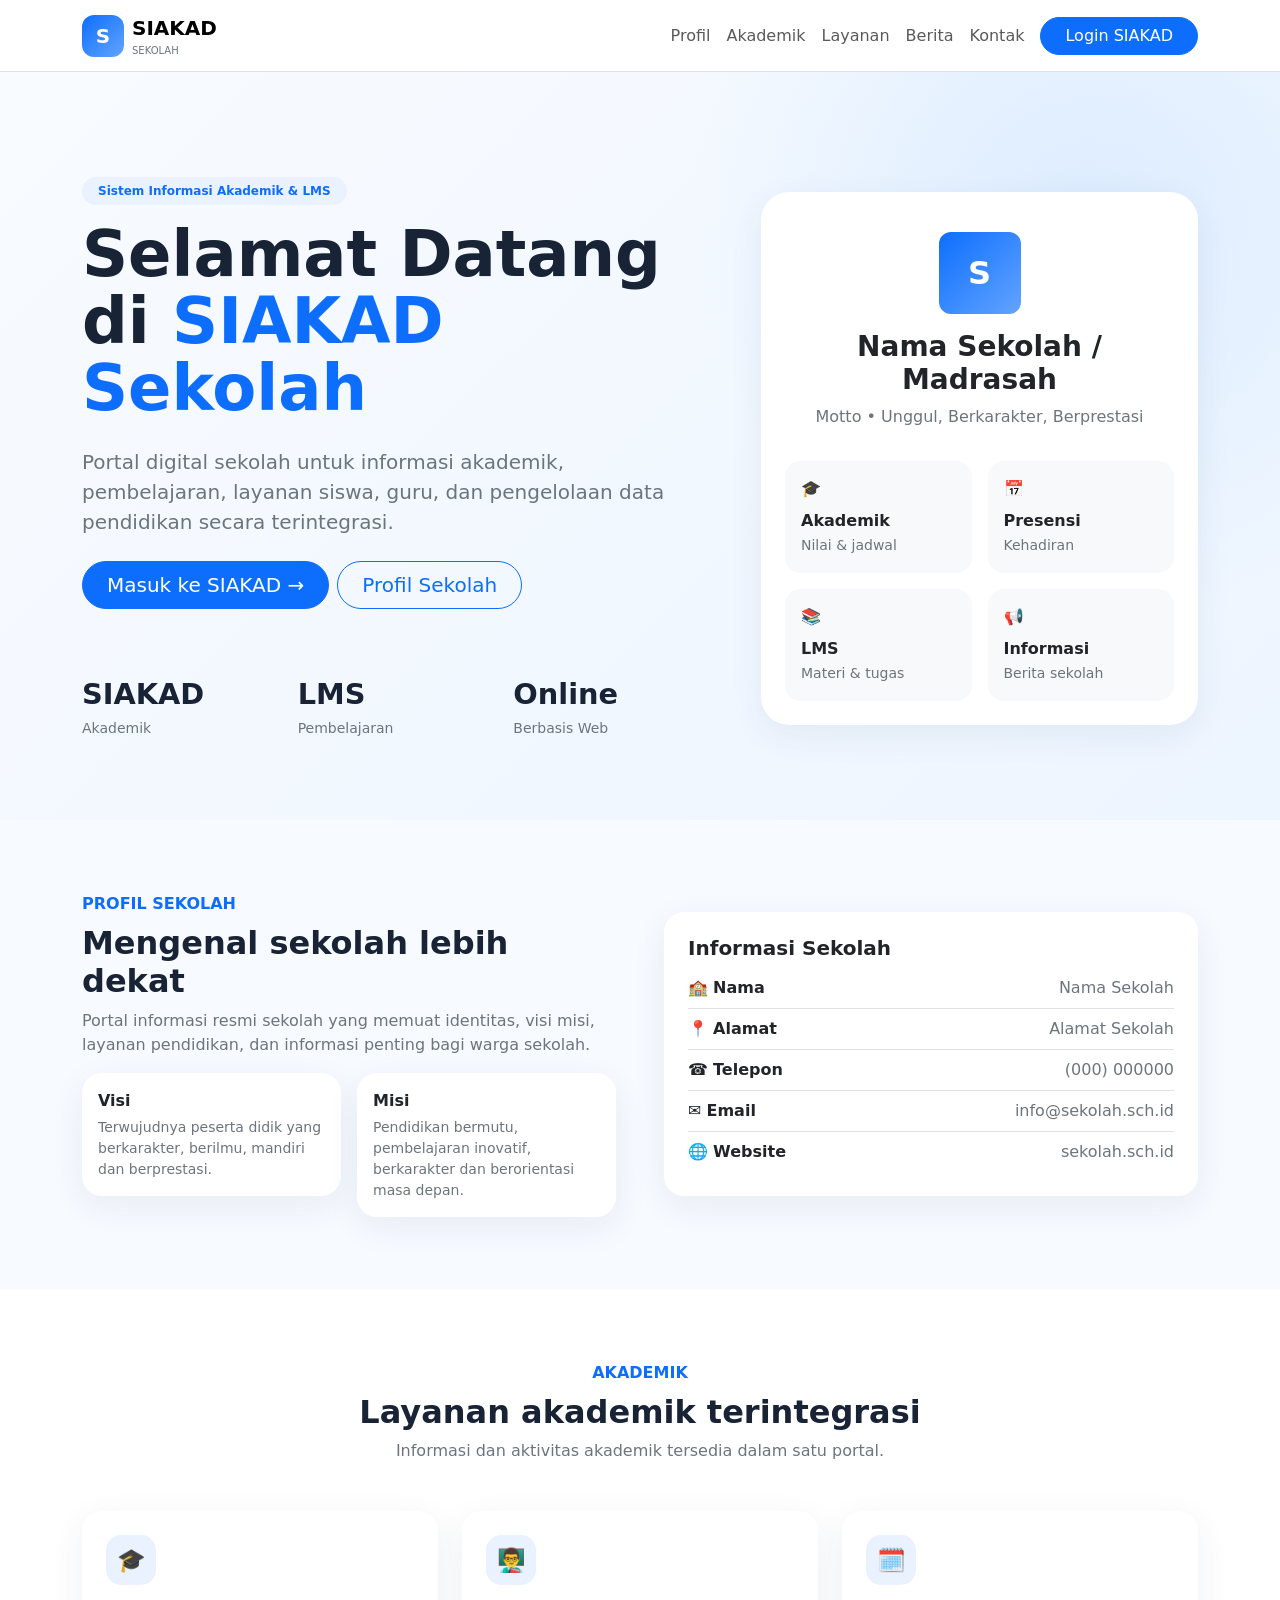
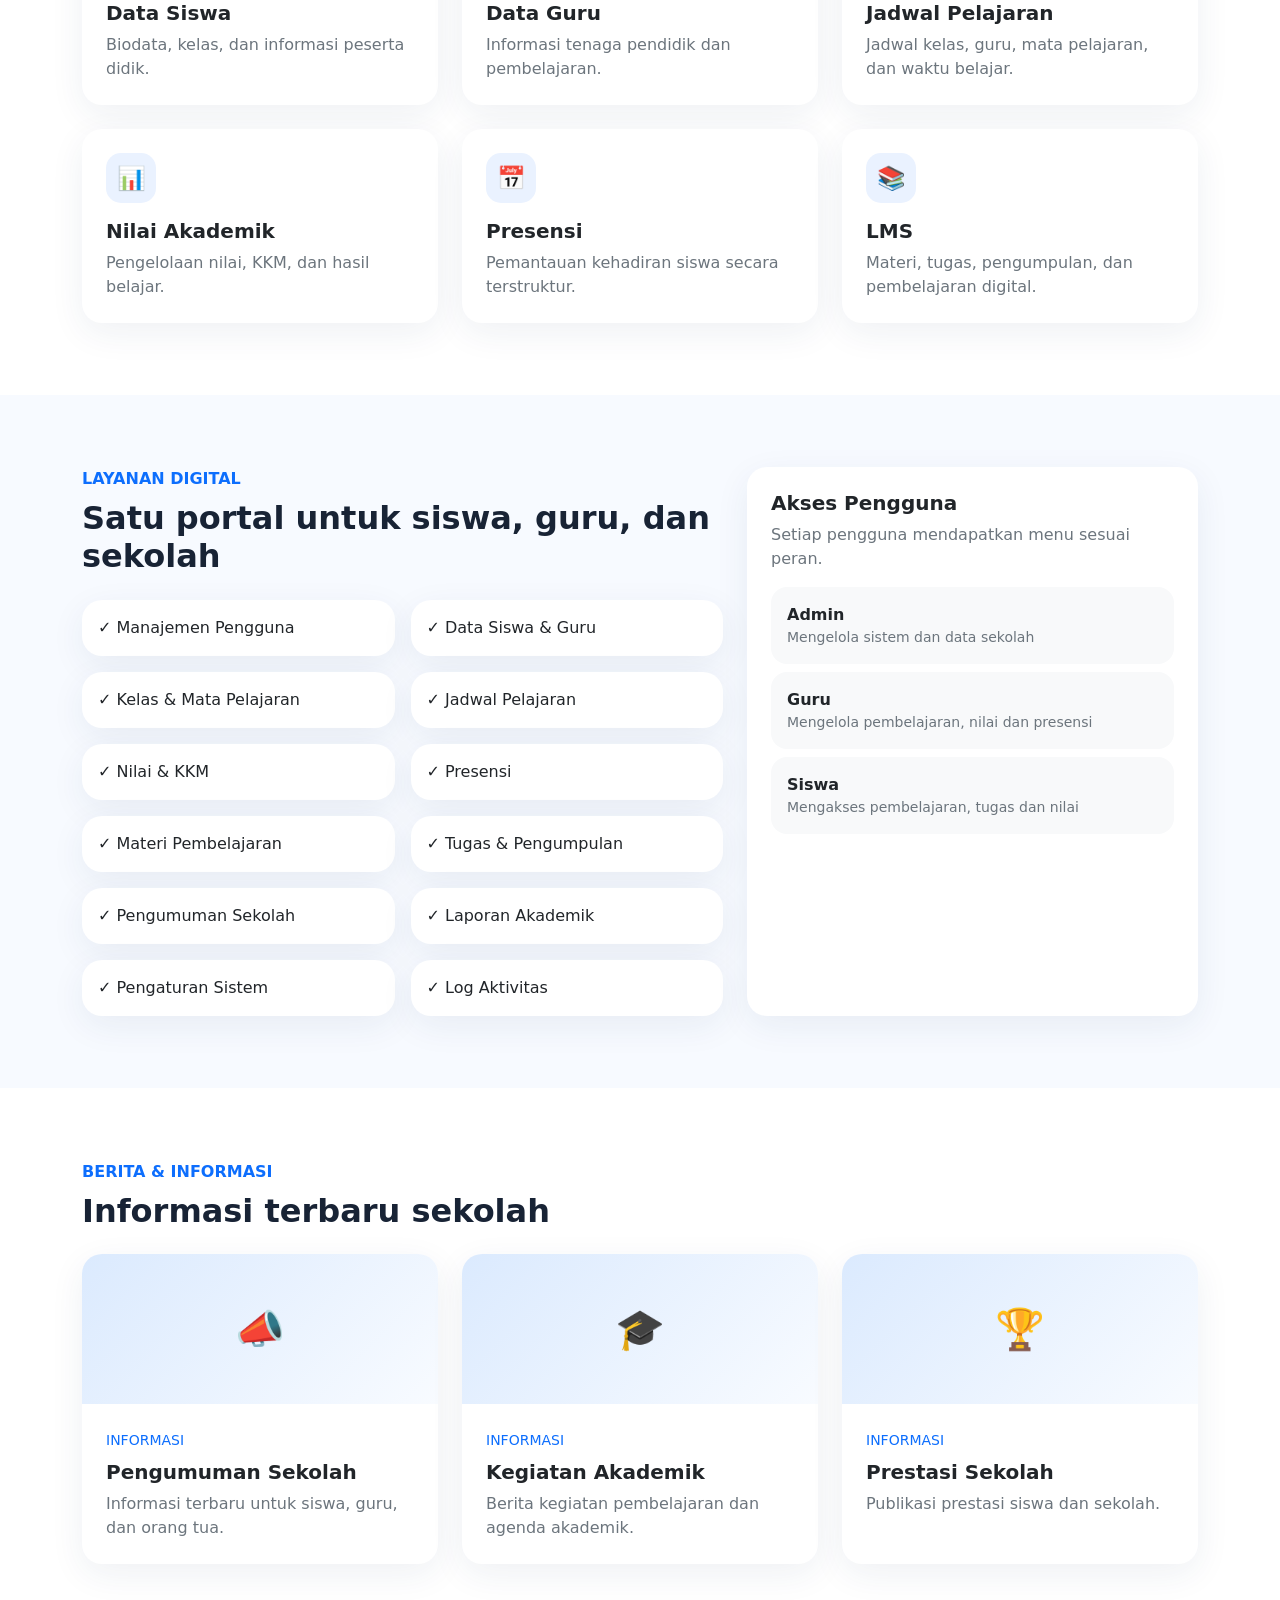
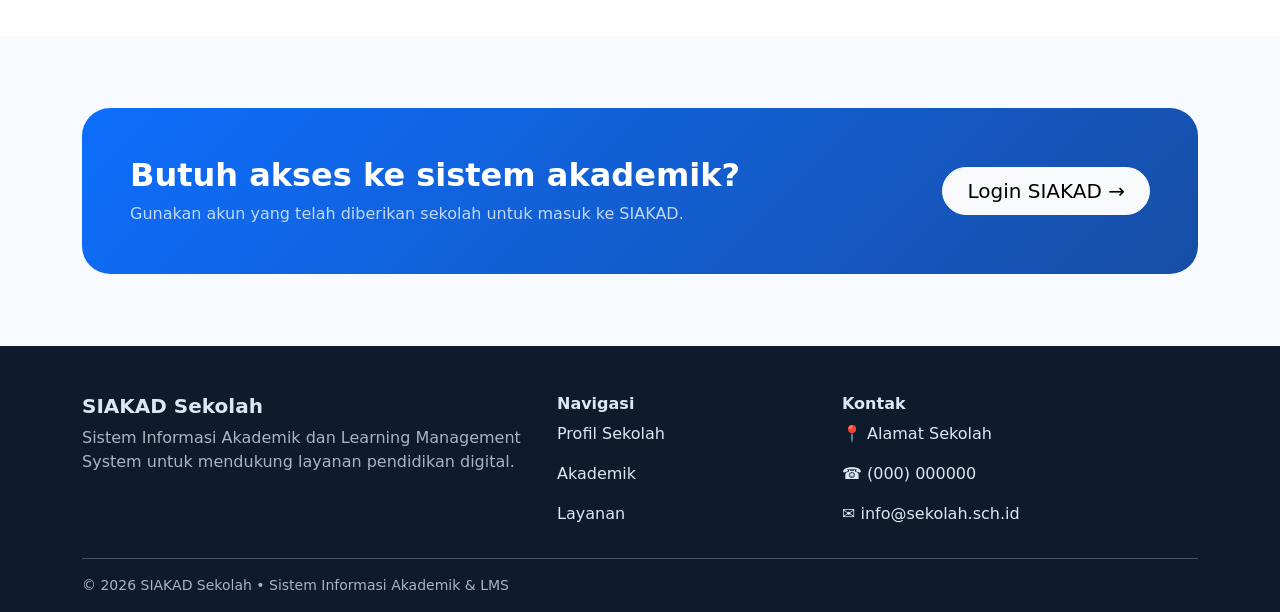
<file: index.html>
<!doctype html><html lang="id"><head><meta charset="utf-8"><meta name="viewport" content="width=device-width,initial-scale=1"><meta name="theme-color" content="#0d6efd"><meta name="description" content="SIAKAD Sekolah - Sistem Informasi Akademik dan LMS"><title>SIAKAD Sekolah | Sistem Informasi Akademik</title><link href="https://cdn.jsdelivr.net/npm/bootstrap@5.3.3/dist/css/bootstrap.min.css" rel="stylesheet"><style>:root{--p:#0d6efd;--dark:#10233f}html{scroll-behavior:smooth}body{font-family:system-ui,-apple-system,Segoe UI,Roboto,sans-serif;color:#182335;background:#f7faff}section{scroll-margin-top:76px}.navbar{background:#ffffffee!important;backdrop-filter:blur(12px)}.brand{width:42px;height:42px;border-radius:12px;background:linear-gradient(135deg,#0d6efd,#63a4ff);display:grid;place-items:center;color:#fff;font-weight:800}.hero{padding:105px 0 80px;background:radial-gradient(circle at 85% 20%,#dcecff,transparent 32%),linear-gradient(135deg,#f8fbff,#edf5ff)}.hero h1{font-size:clamp(2.3rem,5vw,4.4rem);font-weight:800;line-height:1.05}.soft{background:#eaf2ff;color:#0d6efd}.card{border:0;border-radius:20px;box-shadow:0 10px 35px #173b6712}.school-card{border-radius:28px}.icon{width:50px;height:50px;border-radius:15px;display:grid;place-items:center;background:#eaf2ff;font-size:23px}.section-title{font-weight:800}.news-img{height:150px;background:linear-gradient(135deg,#dbeafe,#f8fbff)}.stat{font-weight:800;font-size:1.8rem}.cta{background:linear-gradient(135deg,#0d6efd,#174ea6);border-radius:28px;color:#fff}.footer{background:#0d1b2d;color:#dbe7f5}.footer a{color:#dbe7f5;text-decoration:none}@media(max-width:991px){.hero{padding-top:75px}}</style></head><body><nav class="navbar navbar-expand-lg sticky-top border-bottom"><div class="container"><a class="navbar-brand d-flex align-items-center gap-2 fw-bold" href="#"><span class="brand">S</span><span>SIAKAD <small class="d-block text-secondary fw-normal" style="font-size:10px">SEKOLAH</small></span></a><button class="navbar-toggler" data-bs-toggle="collapse" data-bs-target="#nav">☰</button><div class="collapse navbar-collapse" id="nav"><ul class="navbar-nav ms-auto align-items-lg-center"><li><a class="nav-link" href="#profil">Profil</a></li><li><a class="nav-link" href="#akademik">Akademik</a></li><li><a class="nav-link" href="#layanan">Layanan</a></li><li><a class="nav-link" href="#berita">Berita</a></li><li><a class="nav-link" href="#kontak">Kontak</a></li><li><a class="btn btn-primary rounded-pill px-4 ms-lg-2" href="frontend/">Login SIAKAD</a></li></ul></div></div></nav><header class="hero"><div class="container"><div class="row align-items-center g-5"><div class="col-lg-7"><span class="badge soft rounded-pill px-3 py-2 mb-3">Sistem Informasi Akademik & LMS</span><h1>Selamat Datang di <span class="text-primary">SIAKAD Sekolah</span></h1><p class="lead text-secondary mt-4">Portal digital sekolah untuk informasi akademik, pembelajaran, layanan siswa, guru, dan pengelolaan data pendidikan secara terintegrasi.</p><div class="d-flex flex-wrap gap-2 mt-4"><a href="frontend/" class="btn btn-primary btn-lg rounded-pill px-4">Masuk ke SIAKAD →</a><a href="#profil" class="btn btn-outline-primary btn-lg rounded-pill px-4">Profil Sekolah</a></div><div class="row g-3 mt-5"><div class="col-4"><div class="stat">SIAKAD</div><small class="text-secondary">Akademik</small></div><div class="col-4"><div class="stat">LMS</div><small class="text-secondary">Pembelajaran</small></div><div class="col-4"><div class="stat">Online</div><small class="text-secondary">Berbasis Web</small></div></div></div><div class="col-lg-5"><div class="school-card card p-4 bg-white"><div class="text-center py-3"><div class="brand mx-auto mb-3" style="width:82px;height:82px;font-size:32px">S</div><h3 class="fw-bold">Nama Sekolah / Madrasah</h3><p class="text-secondary">Motto • Unggul, Berkarakter, Berprestasi</p></div><div class="row g-3"><div class="col-6"><div class="p-3 rounded-4 bg-light">🎓<b class="d-block mt-2">Akademik</b><small class="text-secondary">Nilai & jadwal</small></div></div><div class="col-6"><div class="p-3 rounded-4 bg-light">📅<b class="d-block mt-2">Presensi</b><small class="text-secondary">Kehadiran</small></div></div><div class="col-6"><div class="p-3 rounded-4 bg-light">📚<b class="d-block mt-2">LMS</b><small class="text-secondary">Materi & tugas</small></div></div><div class="col-6"><div class="p-3 rounded-4 bg-light">📢<b class="d-block mt-2">Informasi</b><small class="text-secondary">Berita sekolah</small></div></div></div></div></div></div></div></header><section id="profil" class="py-5"><div class="container py-4"><div class="row align-items-center g-5"><div class="col-lg-6"><span class="text-primary fw-bold">PROFIL SEKOLAH</span><h2 class="section-title mt-2">Mengenal sekolah lebih dekat</h2><p class="text-secondary">Portal informasi resmi sekolah yang memuat identitas, visi misi, layanan pendidikan, dan informasi penting bagi warga sekolah.</p><div class="row g-3"><div class="col-sm-6"><div class="card p-3"><b>Visi</b><small class="text-secondary mt-1">Terwujudnya peserta didik yang berkarakter, berilmu, mandiri dan berprestasi.</small></div></div><div class="col-sm-6"><div class="card p-3"><b>Misi</b><small class="text-secondary mt-1">Pendidikan bermutu, pembelajaran inovatif, berkarakter dan berorientasi masa depan.</small></div></div></div></div><div class="col-lg-6"><div class="card p-4"><h5 class="fw-bold">Informasi Sekolah</h5><div class="list-group list-group-flush"><div class="list-group-item px-0">🏫 <b>Nama</b><span class="float-end text-secondary">Nama Sekolah</span></div><div class="list-group-item px-0">📍 <b>Alamat</b><span class="float-end text-secondary">Alamat Sekolah</span></div><div class="list-group-item px-0">☎️ <b>Telepon</b><span class="float-end text-secondary">(000) 000000</span></div><div class="list-group-item px-0">✉️ <b>Email</b><span class="float-end text-secondary">info@sekolah.sch.id</span></div><div class="list-group-item px-0">🌐 <b>Website</b><span class="float-end text-secondary">sekolah.sch.id</span></div></div></div></div></div></div></section><section id="akademik" class="py-5 bg-white"><div class="container py-4"><div class="text-center mb-5"><span class="text-primary fw-bold">AKADEMIK</span><h2 class="section-title mt-2">Layanan akademik terintegrasi</h2><p class="text-secondary">Informasi dan aktivitas akademik tersedia dalam satu portal.</p></div><div class="row g-4"><div class="col-md-6 col-lg-4"><div class="card p-4 h-100"><div class="icon mb-3">🎓</div><h5 class="fw-bold">Data Siswa</h5><p class="text-secondary mb-0">Biodata, kelas, dan informasi peserta didik.</p></div></div><div class="col-md-6 col-lg-4"><div class="card p-4 h-100"><div class="icon mb-3">👨‍🏫</div><h5 class="fw-bold">Data Guru</h5><p class="text-secondary mb-0">Informasi tenaga pendidik dan pembelajaran.</p></div></div><div class="col-md-6 col-lg-4"><div class="card p-4 h-100"><div class="icon mb-3">🗓️</div><h5 class="fw-bold">Jadwal Pelajaran</h5><p class="text-secondary mb-0">Jadwal kelas, guru, mata pelajaran, dan waktu belajar.</p></div></div><div class="col-md-6 col-lg-4"><div class="card p-4 h-100"><div class="icon mb-3">📊</div><h5 class="fw-bold">Nilai Akademik</h5><p class="text-secondary mb-0">Pengelolaan nilai, KKM, dan hasil belajar.</p></div></div><div class="col-md-6 col-lg-4"><div class="card p-4 h-100"><div class="icon mb-3">📅</div><h5 class="fw-bold">Presensi</h5><p class="text-secondary mb-0">Pemantauan kehadiran siswa secara terstruktur.</p></div></div><div class="col-md-6 col-lg-4"><div class="card p-4 h-100"><div class="icon mb-3">📚</div><h5 class="fw-bold">LMS</h5><p class="text-secondary mb-0">Materi, tugas, pengumpulan, dan pembelajaran digital.</p></div></div></div></div></section><section id="layanan" class="py-5"><div class="container py-4"><div class="row g-4"><div class="col-lg-7"><span class="text-primary fw-bold">LAYANAN DIGITAL</span><h2 class="section-title mt-2">Satu portal untuk siswa, guru, dan sekolah</h2><div class="row g-3 mt-2"><div class="col-sm-6"><div class="card p-3">✓ Manajemen Pengguna</div></div><div class="col-sm-6"><div class="card p-3">✓ Data Siswa & Guru</div></div><div class="col-sm-6"><div class="card p-3">✓ Kelas & Mata Pelajaran</div></div><div class="col-sm-6"><div class="card p-3">✓ Jadwal Pelajaran</div></div><div class="col-sm-6"><div class="card p-3">✓ Nilai & KKM</div></div><div class="col-sm-6"><div class="card p-3">✓ Presensi</div></div><div class="col-sm-6"><div class="card p-3">✓ Materi Pembelajaran</div></div><div class="col-sm-6"><div class="card p-3">✓ Tugas & Pengumpulan</div></div><div class="col-sm-6"><div class="card p-3">✓ Pengumuman Sekolah</div></div><div class="col-sm-6"><div class="card p-3">✓ Laporan Akademik</div></div><div class="col-sm-6"><div class="card p-3">✓ Pengaturan Sistem</div></div><div class="col-sm-6"><div class="card p-3">✓ Log Aktivitas</div></div></div></div><div class="col-lg-5"><div class="card p-4 h-100"><h5 class="fw-bold">Akses Pengguna</h5><p class="text-secondary">Setiap pengguna mendapatkan menu sesuai peran.</p><div class="p-3 rounded-4 bg-light mb-2"><b>Admin</b><small class="d-block text-secondary">Mengelola sistem dan data sekolah</small></div><div class="p-3 rounded-4 bg-light mb-2"><b>Guru</b><small class="d-block text-secondary">Mengelola pembelajaran, nilai dan presensi</small></div><div class="p-3 rounded-4 bg-light"><b>Siswa</b><small class="d-block text-secondary">Mengakses pembelajaran, tugas dan nilai</small></div></div></div></div></div></section><section id="berita" class="py-5 bg-white"><div class="container py-4"><div class="mb-4"><span class="text-primary fw-bold">BERITA & INFORMASI</span><h2 class="section-title mt-2">Informasi terbaru sekolah</h2></div><div class="row g-4"><div class="col-md-4"><div class="card overflow-hidden h-100"><div class="news-img d-flex align-items-center justify-content-center fs-1">📣</div><div class="p-4"><small class="text-primary">INFORMASI</small><h5 class="fw-bold mt-2">Pengumuman Sekolah</h5><p class="text-secondary mb-0">Informasi terbaru untuk siswa, guru, dan orang tua.</p></div></div></div><div class="col-md-4"><div class="card overflow-hidden h-100"><div class="news-img d-flex align-items-center justify-content-center fs-1">🎓</div><div class="p-4"><small class="text-primary">INFORMASI</small><h5 class="fw-bold mt-2">Kegiatan Akademik</h5><p class="text-secondary mb-0">Berita kegiatan pembelajaran dan agenda akademik.</p></div></div></div><div class="col-md-4"><div class="card overflow-hidden h-100"><div class="news-img d-flex align-items-center justify-content-center fs-1">🏆</div><div class="p-4"><small class="text-primary">INFORMASI</small><h5 class="fw-bold mt-2">Prestasi Sekolah</h5><p class="text-secondary mb-0">Publikasi prestasi siswa dan sekolah.</p></div></div></div></div></div></section><section id="kontak" class="py-5"><div class="container py-4"><div class="cta p-4 p-lg-5"><div class="row align-items-center"><div class="col-lg-8"><h2 class="fw-bold">Butuh akses ke sistem akademik?</h2><p class="mb-0 opacity-75">Gunakan akun yang telah diberikan sekolah untuk masuk ke SIAKAD.</p></div><div class="col-lg-4 text-lg-end mt-3 mt-lg-0"><a href="frontend/" class="btn btn-light btn-lg rounded-pill px-4">Login SIAKAD →</a></div></div></div></div></section><footer class="footer pt-5 pb-3"><div class="container"><div class="row g-4"><div class="col-lg-5"><h5 class="fw-bold">SIAKAD Sekolah</h5><p class="opacity-75">Sistem Informasi Akademik dan Learning Management System untuk mendukung layanan pendidikan digital.</p></div><div class="col-sm-6 col-lg-3"><h6 class="fw-bold">Navigasi</h6><p><a href="#profil">Profil Sekolah</a></p><p><a href="#akademik">Akademik</a></p><p><a href="#layanan">Layanan</a></p></div><div class="col-sm-6 col-lg-4"><h6 class="fw-bold">Kontak</h6><p>📍 Alamat Sekolah</p><p>☎️ (000) 000000</p><p>✉️ info@sekolah.sch.id</p></div></div><hr class="border-light opacity-25"><div class="small opacity-75">© 2026 SIAKAD Sekolah • Sistem Informasi Akademik & LMS</div></div></footer><script src="frontend/js/config.js"></script><script src="frontend/js/api.js"></script><script>
(async()=>{try{const r=await API.call("landingPublic");if(!r.success)return;const d=r.data||{};const p=d.profile||{};const set=(sel,v)=>{const e=document.querySelector(sel);if(e&&v)e.textContent=v};
set("h3.fw-bold",p.school_name);set("#profil p.text-secondary",p.about);document.title=(p.school_name||"SIAKAD Sekolah")+" | Sistem Informasi Akademik";
const cards=document.querySelectorAll("#profil .list-group-item span");["school_name","address","phone","email","website"].forEach((k,i)=>{if(cards[i]&&p[k])cards[i].textContent=p[k]});
if(p.vision){const e=document.querySelector("#profil .card small");if(e)e.textContent=p.vision}if(p.mission){const es=document.querySelectorAll("#profil .card small");if(es[1])es[1].textContent=p.mission}
const news=d.news||[],agenda=d.agenda||[],gallery=d.gallery||[],ppdb=d.ppdb||[],banners=d.banners||[];
const newsWrap=document.querySelector("#berita .row");if(newsWrap&&news.length)newsWrap.innerHTML=news.slice(0,6).map((x,i)=>'<div class="col-md-4"><article class="card overflow-hidden h-100 news-card" role="button" tabindex="0" onclick="openNews('+i+')" onkeydown="if(event.key===\'Enter\')openNews('+i+')">'+(x.ImageURL?'<img class="w-100 news-img" src="'+x.ImageURL+'" alt="">':'<div class="news-img d-flex align-items-center justify-content-center fs-1">📰</div>')+'<div class="p-4"><small class="text-primary">'+(x.Date||"INFORMASI")+'</small><h5 class="fw-bold mt-2">'+x.Title+'</h5><p class="text-secondary mb-2">'+(x.Excerpt||"")+'</p><span class="text-primary fw-semibold">Baca selengkapnya →</span></div></article></div>').join("");window._publicNews=news.slice(0,6);
window.openNews=function(i){const x=window._publicNews?.[i];if(!x)return;document.getElementById("newsModal")?.remove();const modal=document.createElement("div");modal.id="newsModal";modal.innerHTML='<div class="news-overlay" onclick="if(event.target===this)this.remove()"><div class="news-detail"><button class="news-close" onclick="this.closest(\'.news-overlay\').remove()">×</button>'+(x.ImageURL?'<img src="'+x.ImageURL+'" alt="">':'')+'<div class="p-4"><small class="text-primary">'+(x.Date||"INFORMASI")+'</small><h2 class="fw-bold mt-2">'+x.Title+'</h2><p class="text-secondary">'+(x.Content||x.Excerpt||"")+'</p></div></div></div>';document.body.appendChild(modal)};const nav=document.querySelector('nav .navbar-nav');if(nav){const li=document.createElement("li");li.innerHTML='<a class="btn btn-success rounded-pill px-4 ms-lg-2" href="frontend/admin/cms.html">CMS Admin</a>';if(p.role==="Admin"){}}
if(banners[0]?.ImageURL){document.querySelector(".hero").style.backgroundImage='linear-gradient(#f8fbffe6,#edf5ffe6),url("'+banners[0].ImageURL+'")';}
}catch(e){console.warn("CMS:",e)}})();
</script><script src="https://cdn.jsdelivr.net/npm/bootstrap@5.3.3/dist/js/bootstrap.bundle.min.js"></script></body></html><style>.news-card{cursor:pointer;transition:.2s}.news-card:hover{transform:translateY(-4px)}.news-overlay{position:fixed;inset:0;background:#07111dcc;z-index:9999;display:flex;align-items:center;justify-content:center;padding:20px}.news-detail{background:#fff;border-radius:22px;max-width:760px;width:100%;max-height:90vh;overflow:auto;position:relative}.news-detail img{width:100%;max-height:340px;object-fit:cover}.news-close{position:absolute;right:14px;top:14px;border:0;background:#fff;border-radius:50%;width:40px;height:40px;font-size:26px;z-index:2}</style>
</file>
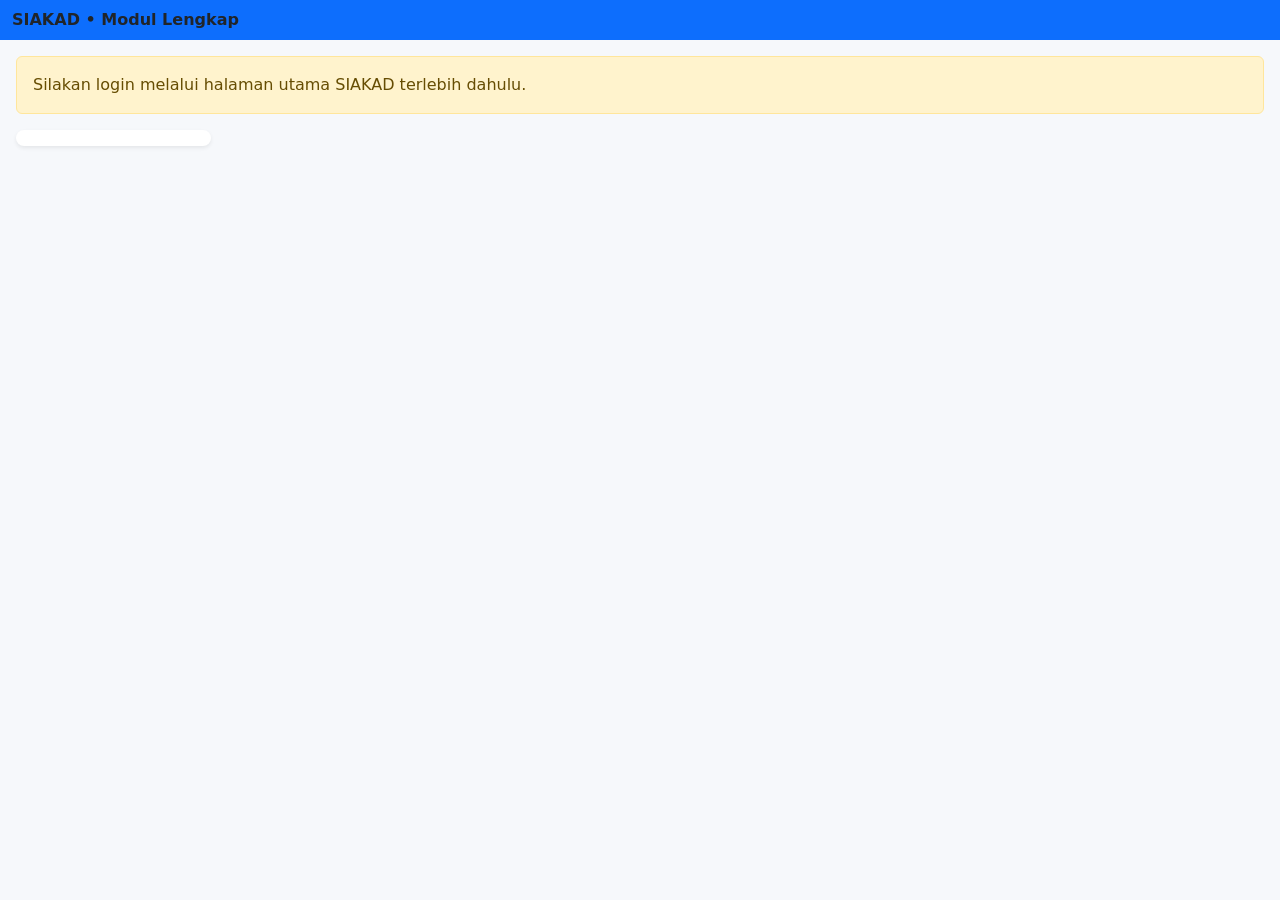
<file: frontend/modules/index.html>
<!doctype html><html lang="id"><head><meta charset="utf-8"><meta name="viewport" content="width=device-width,initial-scale=1"><title>SIAKAD • Modul Lengkap</title><link href="https://cdn.jsdelivr.net/npm/bootstrap@5.3.3/dist/css/bootstrap.min.css" rel="stylesheet"><style>body{background:#f6f8fb}.card{border:0;border-radius:16px}.nav-pills .nav-link{color:#495057}.nav-pills .nav-link.active{background:#0d6efd;color:white}.table-responsive{max-height:65vh}</style></head><body><nav class="navbar bg-primary navbar-dark"><div class="container-fluid"><b>SIAKAD • Modul Lengkap</b><span id="user"></span></div></nav><div class="container-fluid p-3"><div id="msg"></div><div class="row g-3"><aside class="col-lg-2"><div class="card p-2 shadow-sm"><div class="nav nav-pills flex-column" id="menu"></div></div></aside><main class="col-lg-10"><div id="view"></div></main></div></div><script src="../js/config.js"></script><script src="../js/api.js"></script><script>const modules={Users:"Manajemen Pengguna",Students:"Siswa",Teachers:"Guru",Classes:"Kelas",Subjects:"Mata Pelajaran",Courses:"Kursus LMS",Materials:"Materi",Assignments:"Tugas",Submissions:"Pengumpulan",Grades:"Nilai",Attendance:"Presensi",Announcements:"Pengumuman",Settings:"Pengaturan",ActivityLog:"Log Aktivitas"};let u=null;try{u=JSON.parse(localStorage.getItem("siakad_user")||"null")}catch(e){};const $=s=>document.querySelector(s);const esc=v=>String(v??"").replace(/[&<>"']/g,c=>({"&":"&amp;","<":"&lt;",">":"&gt;","\"":"&quot;","'":"&#039;"}[c]));const payload=x=>({...x,token:u?.token});if(!u){$("#msg").innerHTML='<div class="alert alert-warning">Silakan login melalui halaman utama SIAKAD terlebih dahulu.</div>'}else{ $("#user").textContent=u.nama+" • "+u.role;buildMenu();load("Students")}function buildMenu(){let keys=Object.keys(modules);if(u.role!=="Admin")keys=keys.filter(x=>u.role==="Guru"?["Students","Teachers","Classes","Subjects","Courses","Materials","Assignments","Submissions","Grades","Attendance","Announcements"].includes(x):["Courses","Materials","Assignments","Submissions","Grades","Attendance","Announcements"].includes(x));$("#menu").innerHTML=keys.map(k=>'<button class="nav-link text-start" data-e="'+k+'">'+modules[k]+"</button>").join("");document.querySelectorAll("[data-e]").forEach(b=>b.onclick=()=>load(b.dataset.e))}async function load(e){document.querySelectorAll("[data-e]").forEach(b=>b.classList.toggle("active",b.dataset.e===e));const r=await API.call("list",payload({entity:e}));if(!r.success){$("#view").innerHTML='<div class="alert alert-danger">'+esc(r.message)+"</div>";return}const data=r.data||[],cols=data.length?Object.keys(data[0]):[];$("#view").innerHTML='<div class="d-flex justify-content-between align-items-center mb-3"><div><h3>'+modules[e]+'</h3><small class="text-secondary">'+data.length+" data</small></div></div>"+(data.length?'<div class="card shadow-sm p-3"><div class="table-responsive"><table class="table table-hover"><thead><tr>'+cols.map(c=>"<th>"+esc(c)+"</th>").join("")+"</tr></thead><tbody>"+data.map(x=>"<tr>"+cols.map(c=>"<td>"+esc(x[c])+"</td>").join("")+"</tr>").join("")+"</tbody></table></div></div>":'<div class="card shadow-sm p-5 text-center text-secondary">Belum ada data pada modul ini.</div>')}</script></body></html>
</file>
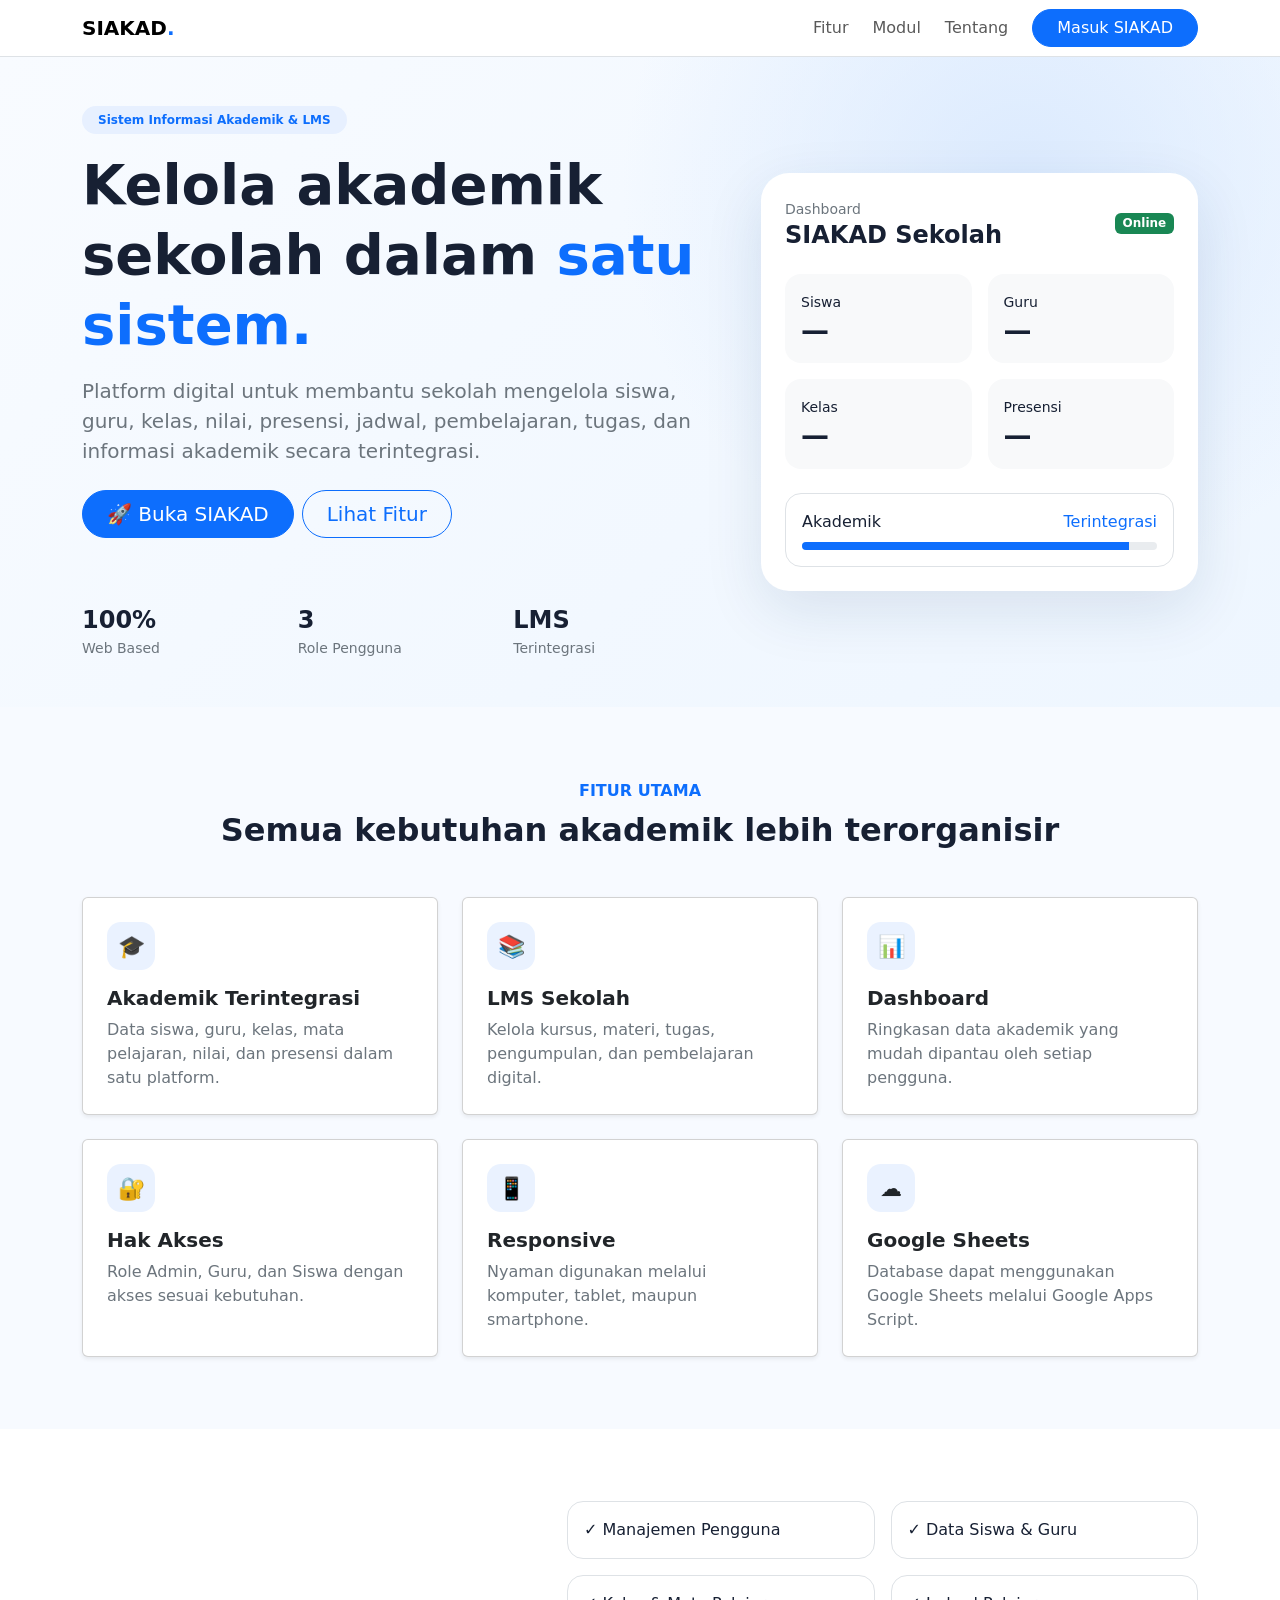
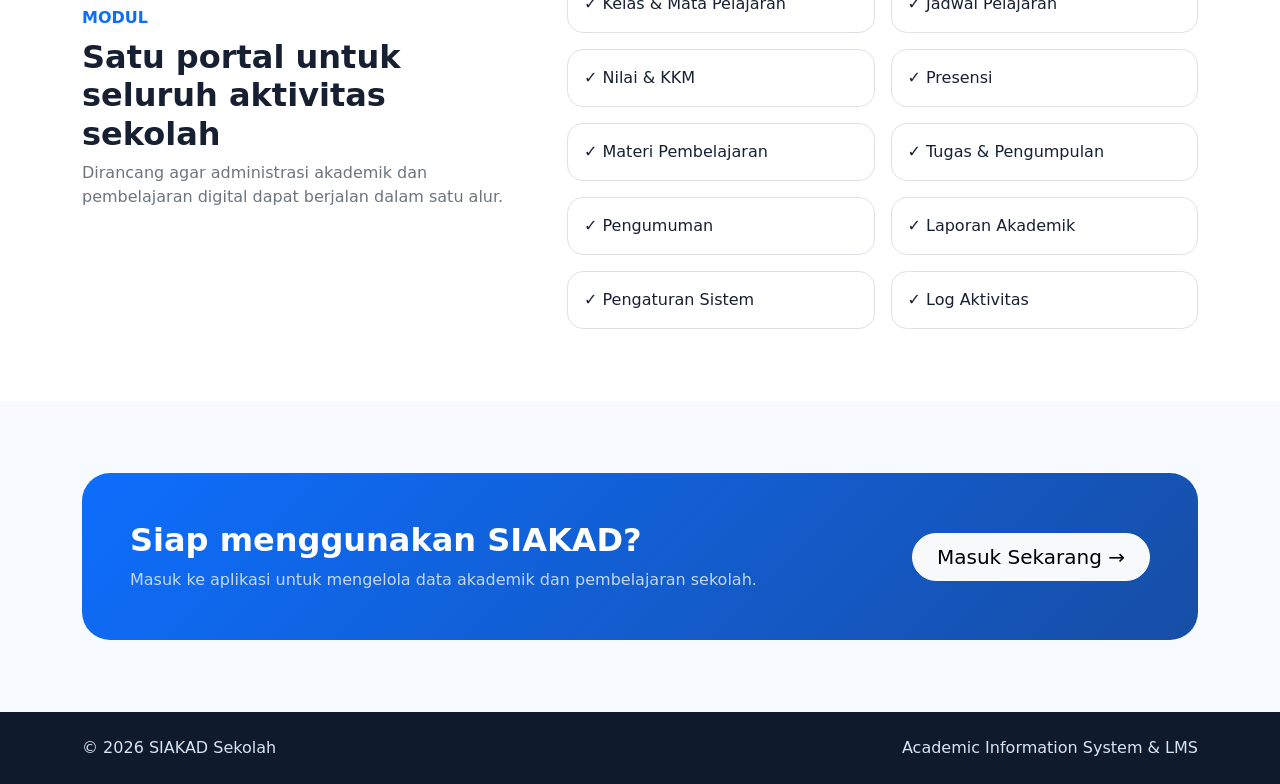
<file: landing.html>
<!doctype html>
<html lang="id">
<head>
<meta charset="utf-8"><meta name="viewport" content="width=device-width,initial-scale=1">
<meta name="theme-color" content="#0d6efd"><title>SIAKAD Sekolah • Sistem Informasi Akademik</title>
<link href="https://cdn.jsdelivr.net/npm/bootstrap@5.3.3/dist/css/bootstrap.min.css" rel="stylesheet">
<style>
:root{--primary:#0d6efd;--dark:#10233f}body{font-family:system-ui,-apple-system,Segoe UI,Roboto,sans-serif;background:#f7faff;color:#172033}.navbar{backdrop-filter:blur(12px);background:#ffffffed!important}.hero{min-height:650px;background:radial-gradient(circle at 80% 20%,#dbeafe,transparent 35%),linear-gradient(135deg,#f8fbff,#eef6ff);display:flex;align-items:center}.badge-soft{background:#e7f0ff;color:#0d6efd}.hero-card{border:0;border-radius:28px;box-shadow:0 20px 60px #163b671c}.icon{width:48px;height:48px;border-radius:14px;display:grid;place-items:center;background:#eaf2ff;font-size:22px}.feature{transition:.25s}.feature:hover{transform:translateY(-5px)}.cta{border-radius:28px;background:linear-gradient(135deg,#0d6efd,#174ea6);color:white}.footer{background:#0e1b2d;color:#d9e4f2}.navbar-brand span{color:var(--primary)}section{scroll-margin-top:80px}
</style></head>
<body>
<nav class="navbar navbar-expand-lg sticky-top border-bottom"><div class="container">
<a class="navbar-brand fw-bold" href="#">SIAKAD<span>.</span></a>
<button class="navbar-toggler" data-bs-toggle="collapse" data-bs-target="#nav">☰</button>
<div id="nav" class="collapse navbar-collapse"><ul class="navbar-nav ms-auto align-items-lg-center gap-lg-2">
<li><a class="nav-link" href="#fitur">Fitur</a></li><li><a class="nav-link" href="#modul">Modul</a></li><li><a class="nav-link" href="#tentang">Tentang</a></li>
<li><a class="btn btn-primary rounded-pill px-4 ms-lg-2" href="frontend/">Masuk SIAKAD</a></li></ul></div></div></nav>
<header class="hero"><div class="container py-5"><div class="row align-items-center g-5">
<div class="col-lg-7"><span class="badge badge-soft rounded-pill px-3 py-2 mb-3">Sistem Informasi Akademik & LMS</span>
<h1 class="display-4 fw-bold lh-sm">Kelola akademik sekolah dalam <span class="text-primary">satu sistem.</span></h1>
<p class="lead text-secondary mt-3">Platform digital untuk membantu sekolah mengelola siswa, guru, kelas, nilai, presensi, jadwal, pembelajaran, tugas, dan informasi akademik secara terintegrasi.</p>
<div class="d-flex flex-wrap gap-2 mt-4"><a href="frontend/" class="btn btn-primary btn-lg rounded-pill px-4">🚀 Buka SIAKAD</a><a href="#fitur" class="btn btn-outline-primary btn-lg rounded-pill px-4">Lihat Fitur</a></div>
<div class="row mt-5 g-3"><div class="col-4"><b class="fs-4">100%</b><small class="d-block text-secondary">Web Based</small></div><div class="col-4"><b class="fs-4">3</b><small class="d-block text-secondary">Role Pengguna</small></div><div class="col-4"><b class="fs-4">LMS</b><small class="d-block text-secondary">Terintegrasi</small></div></div></div>
<div class="col-lg-5"><div class="hero-card bg-white p-4"><div class="d-flex justify-content-between align-items-center mb-4"><div><small class="text-secondary">Dashboard</small><h4 class="mb-0 fw-bold">SIAKAD Sekolah</h4></div><span class="badge text-bg-success">Online</span></div><div class="row g-3"><div class="col-6"><div class="p-3 rounded-4 bg-light"><small>Siswa</small><h3 class="fw-bold mb-0">—</h3></div></div><div class="col-6"><div class="p-3 rounded-4 bg-light"><small>Guru</small><h3 class="fw-bold mb-0">—</h3></div></div><div class="col-6"><div class="p-3 rounded-4 bg-light"><small>Kelas</small><h3 class="fw-bold mb-0">—</h3></div></div><div class="col-6"><div class="p-3 rounded-4 bg-light"><small>Presensi</small><h3 class="fw-bold mb-0">—</h3></div></div></div><div class="mt-4 p-3 rounded-4 border"><div class="d-flex justify-content-between"><span>Akademik</span><span class="text-primary">Terintegrasi</span></div><div class="progress mt-2" style="height:8px"><div class="progress-bar" style="width:92%"></div></div></div></div></div>
</div></div></header>
<section id="fitur" class="py-5"><div class="container py-4"><div class="text-center mb-5"><span class="text-primary fw-semibold">FITUR UTAMA</span><h2 class="fw-bold mt-2">Semua kebutuhan akademik lebih terorganisir</h2></div><div class="row g-4">
<div class="col-md-6 col-lg-4"><div class="feature card h-100 p-4 shadow-sm"><div class="icon mb-3">🎓</div><h5 class="fw-bold">Akademik Terintegrasi</h5><p class="text-secondary mb-0">Data siswa, guru, kelas, mata pelajaran, nilai, dan presensi dalam satu platform.</p></div></div><div class="col-md-6 col-lg-4"><div class="feature card h-100 p-4 shadow-sm"><div class="icon mb-3">📚</div><h5 class="fw-bold">LMS Sekolah</h5><p class="text-secondary mb-0">Kelola kursus, materi, tugas, pengumpulan, dan pembelajaran digital.</p></div></div><div class="col-md-6 col-lg-4"><div class="feature card h-100 p-4 shadow-sm"><div class="icon mb-3">📊</div><h5 class="fw-bold">Dashboard</h5><p class="text-secondary mb-0">Ringkasan data akademik yang mudah dipantau oleh setiap pengguna.</p></div></div><div class="col-md-6 col-lg-4"><div class="feature card h-100 p-4 shadow-sm"><div class="icon mb-3">🔐</div><h5 class="fw-bold">Hak Akses</h5><p class="text-secondary mb-0">Role Admin, Guru, dan Siswa dengan akses sesuai kebutuhan.</p></div></div><div class="col-md-6 col-lg-4"><div class="feature card h-100 p-4 shadow-sm"><div class="icon mb-3">📱</div><h5 class="fw-bold">Responsive</h5><p class="text-secondary mb-0">Nyaman digunakan melalui komputer, tablet, maupun smartphone.</p></div></div><div class="col-md-6 col-lg-4"><div class="feature card h-100 p-4 shadow-sm"><div class="icon mb-3">☁️</div><h5 class="fw-bold">Google Sheets</h5><p class="text-secondary mb-0">Database dapat menggunakan Google Sheets melalui Google Apps Script.</p></div></div>
</div></div></section>
<section id="modul" class="py-5 bg-white"><div class="container py-4"><div class="row align-items-center g-5"><div class="col-lg-5"><span class="text-primary fw-semibold">MODUL</span><h2 class="fw-bold mt-2">Satu portal untuk seluruh aktivitas sekolah</h2><p class="text-secondary">Dirancang agar administrasi akademik dan pembelajaran digital dapat berjalan dalam satu alur.</p></div><div class="col-lg-7"><div class="row g-3"><div class="col-sm-6"><div class="border rounded-4 p-3">✓ Manajemen Pengguna</div></div><div class="col-sm-6"><div class="border rounded-4 p-3">✓ Data Siswa & Guru</div></div><div class="col-sm-6"><div class="border rounded-4 p-3">✓ Kelas & Mata Pelajaran</div></div><div class="col-sm-6"><div class="border rounded-4 p-3">✓ Jadwal Pelajaran</div></div><div class="col-sm-6"><div class="border rounded-4 p-3">✓ Nilai & KKM</div></div><div class="col-sm-6"><div class="border rounded-4 p-3">✓ Presensi</div></div><div class="col-sm-6"><div class="border rounded-4 p-3">✓ Materi Pembelajaran</div></div><div class="col-sm-6"><div class="border rounded-4 p-3">✓ Tugas & Pengumpulan</div></div><div class="col-sm-6"><div class="border rounded-4 p-3">✓ Pengumuman</div></div><div class="col-sm-6"><div class="border rounded-4 p-3">✓ Laporan Akademik</div></div><div class="col-sm-6"><div class="border rounded-4 p-3">✓ Pengaturan Sistem</div></div><div class="col-sm-6"><div class="border rounded-4 p-3">✓ Log Aktivitas</div></div></div></div></div></div></section>
<section id="tentang" class="py-5"><div class="container py-4"><div class="cta p-4 p-lg-5"><div class="row align-items-center"><div class="col-lg-8"><h2 class="fw-bold">Siap menggunakan SIAKAD?</h2><p class="mb-lg-0 opacity-75">Masuk ke aplikasi untuk mengelola data akademik dan pembelajaran sekolah.</p></div><div class="col-lg-4 text-lg-end mt-3 mt-lg-0"><a href="frontend/" class="btn btn-light btn-lg rounded-pill px-4">Masuk Sekarang →</a></div></div></div></div></section>
<footer class="footer py-4"><div class="container d-flex flex-wrap justify-content-between gap-2"><span>© 2026 SIAKAD Sekolah</span><span>Academic Information System & LMS</span></div></footer>
<script src="https://cdn.jsdelivr.net/npm/bootstrap@5.3.3/dist/js/bootstrap.bundle.min.js"></script></body></html>
</file>
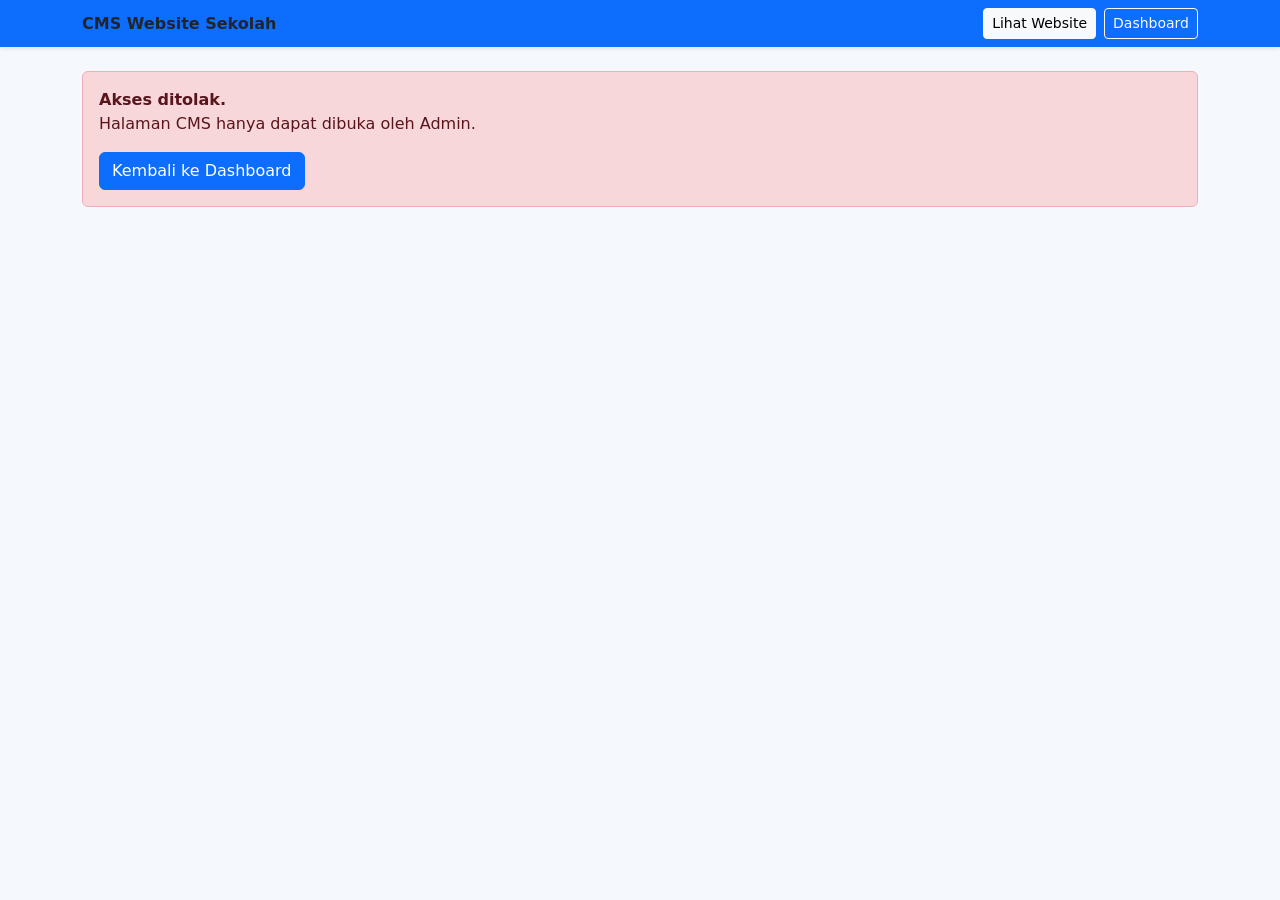
<file: frontend/admin/cms.html>
<!doctype html>
<html lang="id"><head><meta charset="utf-8"><meta name="viewport" content="width=device-width,initial-scale=1">
<title>CMS Website • SIAKAD</title><link href="https://cdn.jsdelivr.net/npm/bootstrap@5.3.3/dist/css/bootstrap.min.css" rel="stylesheet">
<style>body{background:#f5f8fc}.card{border:0;border-radius:18px}.table td,.table th{vertical-align:middle}.editor{position:sticky;top:20px}.muted{font-size:.85rem}</style></head>
<body><nav class="navbar navbar-dark bg-primary shadow-sm"><div class="container"><b>CMS Website Sekolah</b><div class="d-flex gap-2"><a class="btn btn-light btn-sm" href="../../">Lihat Website</a><a class="btn btn-outline-light btn-sm" href="../">Dashboard</a></div></div></nav>
<main class="container py-4"><div id="app"></div></main>
<script src="../js/config.js"></script><script src="../js/api.js"></script><script>
const entities={SchoolProfile:"Profil Sekolah",LandingBanners:"Logo & Banner",News:"Berita",Agenda:"Agenda",Gallery:"Galeri",PPDB:"Informasi PPDB"};
const schemas={SchoolProfile:["Key","Value"],LandingBanners:["ID","Title","Subtitle","ImageURL","ButtonText","ButtonURL","Status"],News:["ID","Title","Excerpt","Content","ImageURL","Date","Status"],Agenda:["ID","Title","Description","Date","Time","Location","Status"],Gallery:["ID","Title","ImageURL","Caption","Date","Status"],PPDB:["ID","Title","Description","StartDate","EndDate","URL","Status"]};
let user=null,activeEntity="SchoolProfile",activeData=[];const $=s=>document.querySelector(s);
const esc=v=>String(v??"").replace(/[&<>"']/g,c=>({"&":"&amp;","<":"&lt;",">":"&gt;",'"':"&quot;","'":"&#039;"}[c]));
const payload=o=>Object.assign({},o,{token:user?.token});
function notify(message,ok=true){let n=$("#notify");if(!n){n=document.createElement("div");n.id="notify";n.className="position-fixed bottom-0 end-0 m-3 alert shadow";document.body.appendChild(n)}n.className="position-fixed bottom-0 end-0 m-3 alert shadow "+(ok?"alert-success":"alert-danger");n.textContent=message;setTimeout(()=>n.remove(),3000)}
try{user=JSON.parse(localStorage.getItem("siakad_user")||"null")}catch(e){user=null}
if(!user||String(user.role||"").trim().toLowerCase()!=="admin"){$("#app").innerHTML='<div class="alert alert-danger"><b>Akses ditolak.</b><br>Halaman CMS hanya dapat dibuka oleh Admin.<br><a href="../" class="btn btn-primary mt-3">Kembali ke Dashboard</a></div>'}else{renderShell();openEditor("SchoolProfile")}
function renderShell(){$("#app").innerHTML='<div class="d-flex flex-wrap justify-content-between align-items-center mb-4"><div><h2 class="fw-bold mb-1">Kelola Website</h2><p class="text-secondary mb-0">Kelola konten website sekolah.</p></div><span class="badge text-bg-primary">ADMIN CMS</span></div><div class="row g-3 mb-4">'+Object.keys(entities).map(e=>'<div class="col-6 col-lg-4 col-xl-2"><button class="btn bg-white shadow-sm w-100 p-3 h-100 text-start" onclick="openEditor(\''+e+'\')"><b>'+entities[e]+'</b><span class="d-block small text-secondary mt-1">Kelola</span></button></div>').join("")+'</div><div id="editor"></div>'}
async function openEditor(entity){activeEntity=entity;const r=await API.call("landingList",payload({entity:entity}));if(!r.success){notify(r.message||"Gagal memuat data",false);return}activeData=r.data||[];const fields=schemas[entity]||[];$("#editor").innerHTML='<div class="card shadow-sm p-4"><div class="d-flex justify-content-between align-items-center"><h4>'+entities[entity]+'</h4><button class="btn btn-primary" onclick="editItem(-1)">+ Tambah</button></div><div class="table-responsive mt-3"><table class="table table-hover"><thead><tr>'+fields.map(f=>'<th>'+esc(f)+'</th>').join("")+'<th>Aksi</th></tr></thead><tbody>'+(activeData.length?activeData.map((x,i)=>'<tr>'+fields.map(f=>'<td>'+esc(String(x[f]??"").slice(0,120))+'</td>').join("")+'<td><button class="btn btn-sm btn-outline-primary" onclick="editItem('+i+')">Edit</button> <button class="btn btn-sm btn-outline-danger" onclick="deleteItem('+i+')">Hapus</button></td></tr>').join(""):'<tr><td colspan="'+(fields.length+1)+'" class="text-center text-secondary py-4">Belum ada data.</td></tr>')+'</tbody></table></div></div><div id="formbox"></div>'}
function editItem(index){const fields=schemas[activeEntity],row=index<0?{}:activeData[index];$("#formbox").innerHTML='<div class="card shadow-sm p-4 mt-3"><h5>'+(index<0?"Tambah ":"Edit ")+entities[activeEntity]+'</h5><form id="cmsform">'+fields.map(k=>{const ro=activeEntity==="SchoolProfile"&&k==="Key"&&index>=0;const area=/Content|Description|Value|Subtitle|Excerpt|Caption/i.test(k);return '<div class="mb-3"><label class="form-label">'+esc(k)+'</label>'+(area?'<textarea class="form-control" name="'+esc(k)+'" rows="3" '+(ro?"readonly":"")+'>'+esc(row[k]||"")+'</textarea>':'<input class="form-control" name="'+esc(k)+'" value="'+esc(row[k]||"")+'" '+(ro?"readonly":"")+'>')+'</div>'}).join("")+'<button class="btn btn-primary">Simpan</button> <button type="button" class="btn btn-secondary" onclick="openEditor(activeEntity)">Batal</button></form></div>';$("#cmsform").onsubmit=async ev=>{ev.preventDefault();const data={};new FormData(ev.target).forEach((v,k)=>data[k]=v);const id=activeEntity==="SchoolProfile"?data.Key:data.ID;const res=await API.call(index<0?"landingCreate":"landingUpdate",payload({entity:activeEntity,data:data,id:id}));notify(res.message||"Selesai",!!res.success);if(res.success)openEditor(activeEntity)}}
async function deleteItem(index){const row=activeData[index];if(!row||!confirm("Hapus data ini?"))return;const id=activeEntity==="SchoolProfile"?row.Key:row.ID;const res=await API.call("landingDelete",payload({entity:activeEntity,id:id,data:row}));notify(res.message||"Selesai",!!res.success);if(res.success)openEditor(activeEntity)}
</script></body></html>
</file>
